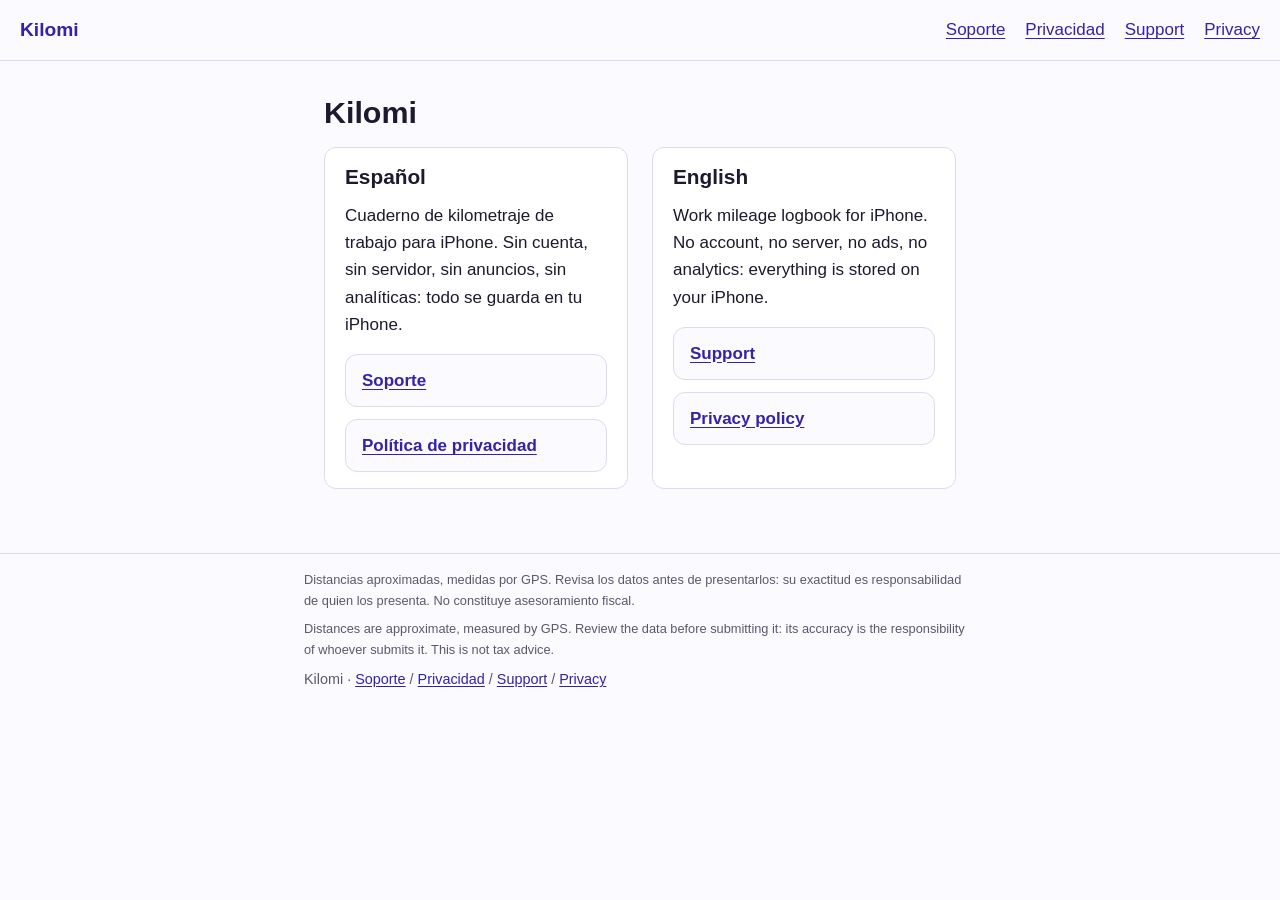
<file: index.html>
<!DOCTYPE html>
<html lang="es">
<head>
<meta charset="utf-8">
<meta name="viewport" content="width=device-width, initial-scale=1">
<meta name="color-scheme" content="light dark">
<meta name="referrer" content="no-referrer">
<meta http-equiv="Content-Security-Policy" content="default-src 'none'; style-src 'self'; img-src 'self' data:; base-uri 'none'; form-action 'none'">
<title>Kilomi · Soporte y privacidad</title>
<meta name="description" content="Kilomi: cuaderno de kilometraje de trabajo para iPhone, sin cuenta ni servidor. Work mileage logbook for iPhone.">
<link rel="icon" href="data:,">
<link rel="stylesheet" href="styles.css">
</head>
<body>
<a class="skip" href="#main">Saltar al contenido / Skip to content</a>
<header class="site-header">
<a class="brand" href="index.html">Kilomi</a>
<nav aria-label="Principal">
<a href="soporte.html">Soporte</a>
<a href="privacidad.html">Privacidad</a>
<a href="support.html" lang="en" hreflang="en">Support</a>
<a href="privacy.html" lang="en" hreflang="en">Privacy</a>
</nav>
</header>
<main id="main">
<h1>Kilomi</h1>
<div class="cover">
<section lang="es">
<h2>Español</h2>
<p>Cuaderno de kilometraje de trabajo para iPhone. Sin cuenta, sin servidor, sin anuncios, sin analíticas: todo se guarda en tu iPhone.</p>
<p class="cards"><a class="card" href="soporte.html">Soporte</a>
<a class="card" href="privacidad.html">Política de privacidad</a></p>
</section>
<section lang="en">
<h2>English</h2>
<p>Work mileage logbook for iPhone. No account, no server, no ads, no analytics: everything is stored on your iPhone.</p>
<p class="cards"><a class="card" href="support.html">Support</a>
<a class="card" href="privacy.html">Privacy policy</a></p>
</section>
</div>
</main>
<footer class="site-footer">
<p class="disclaimer" lang="es">Distancias aproximadas, medidas por GPS. Revisa los datos antes de presentarlos: su exactitud es responsabilidad de quien los presenta. No constituye asesoramiento fiscal.</p>
<p class="disclaimer" lang="en">Distances are approximate, measured by GPS. Review the data before submitting it: its accuracy is the responsibility of whoever submits it. This is not tax advice.</p>
<p>Kilomi · <a href="soporte.html">Soporte</a> / <a href="privacidad.html">Privacidad</a> / <a href="support.html" lang="en" hreflang="en">Support</a> / <a href="privacy.html" lang="en" hreflang="en">Privacy</a></p>
</footer>
</body>
</html>
</file>
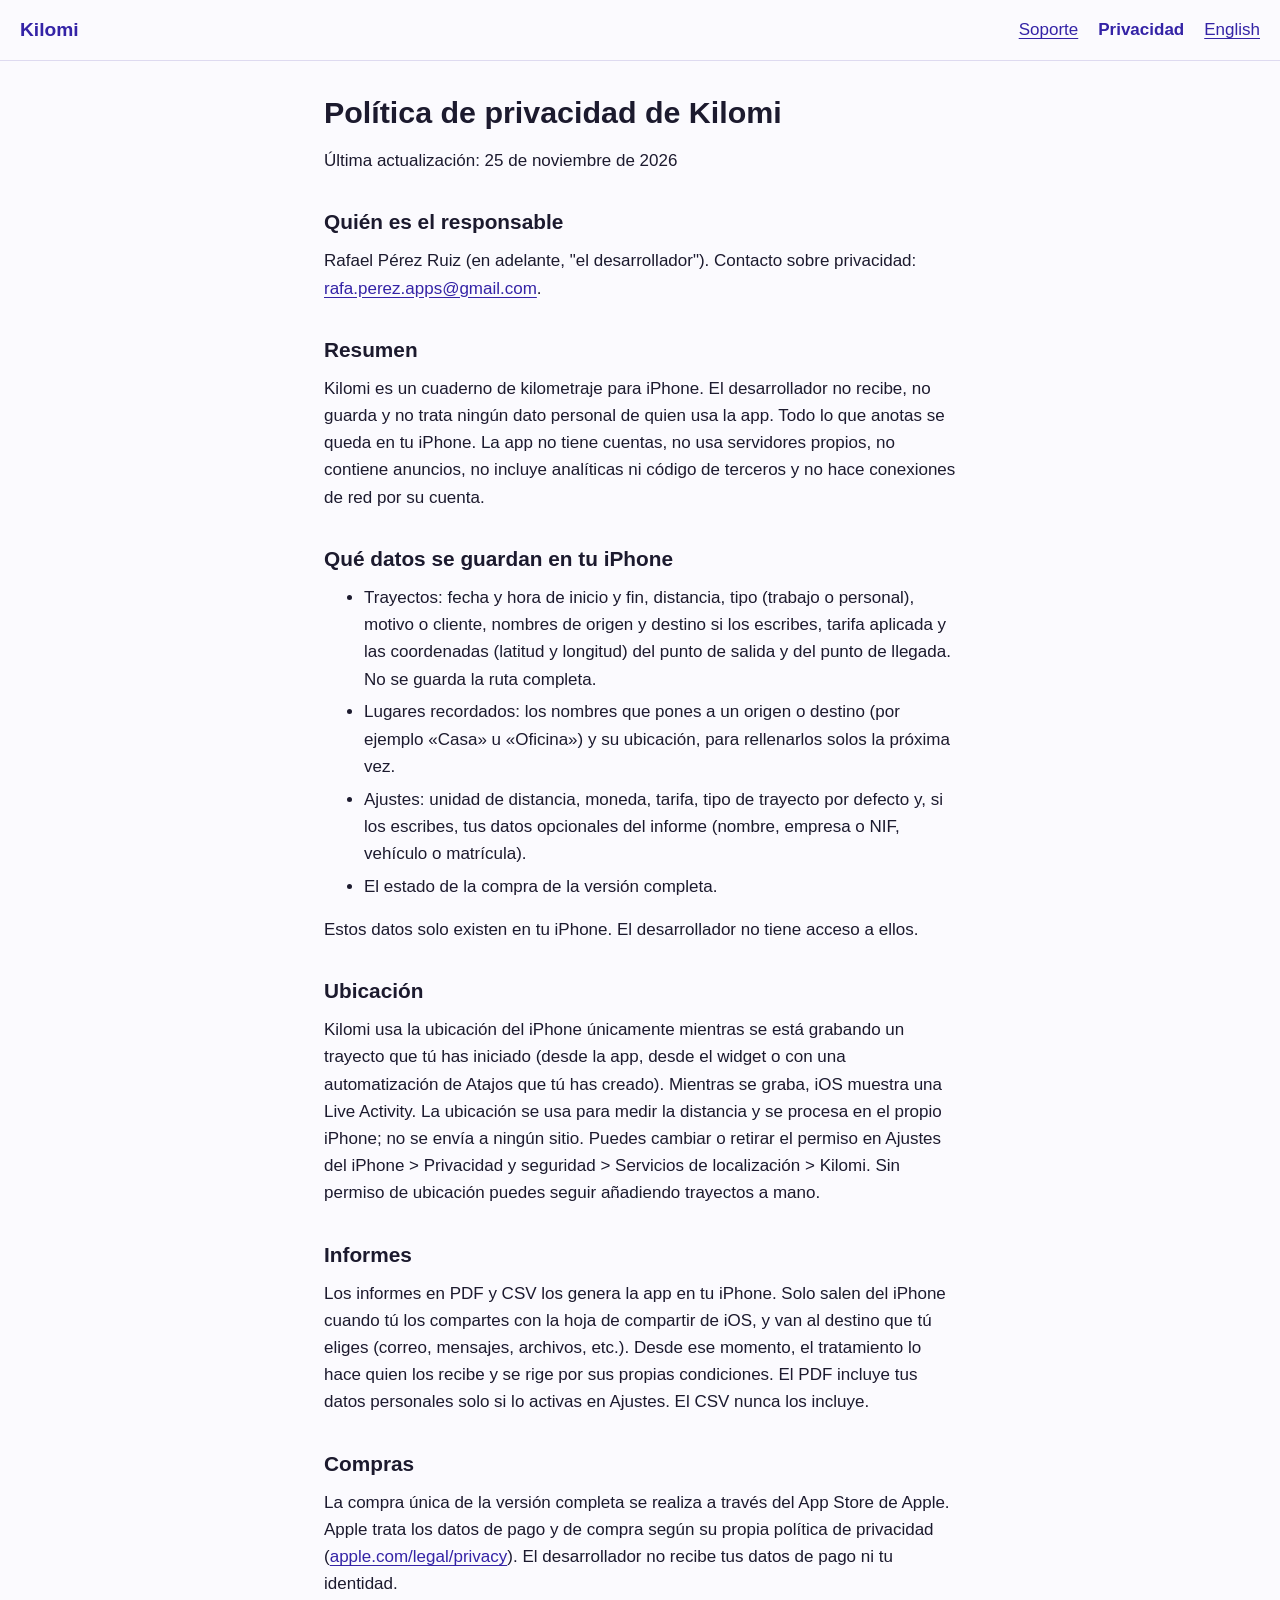
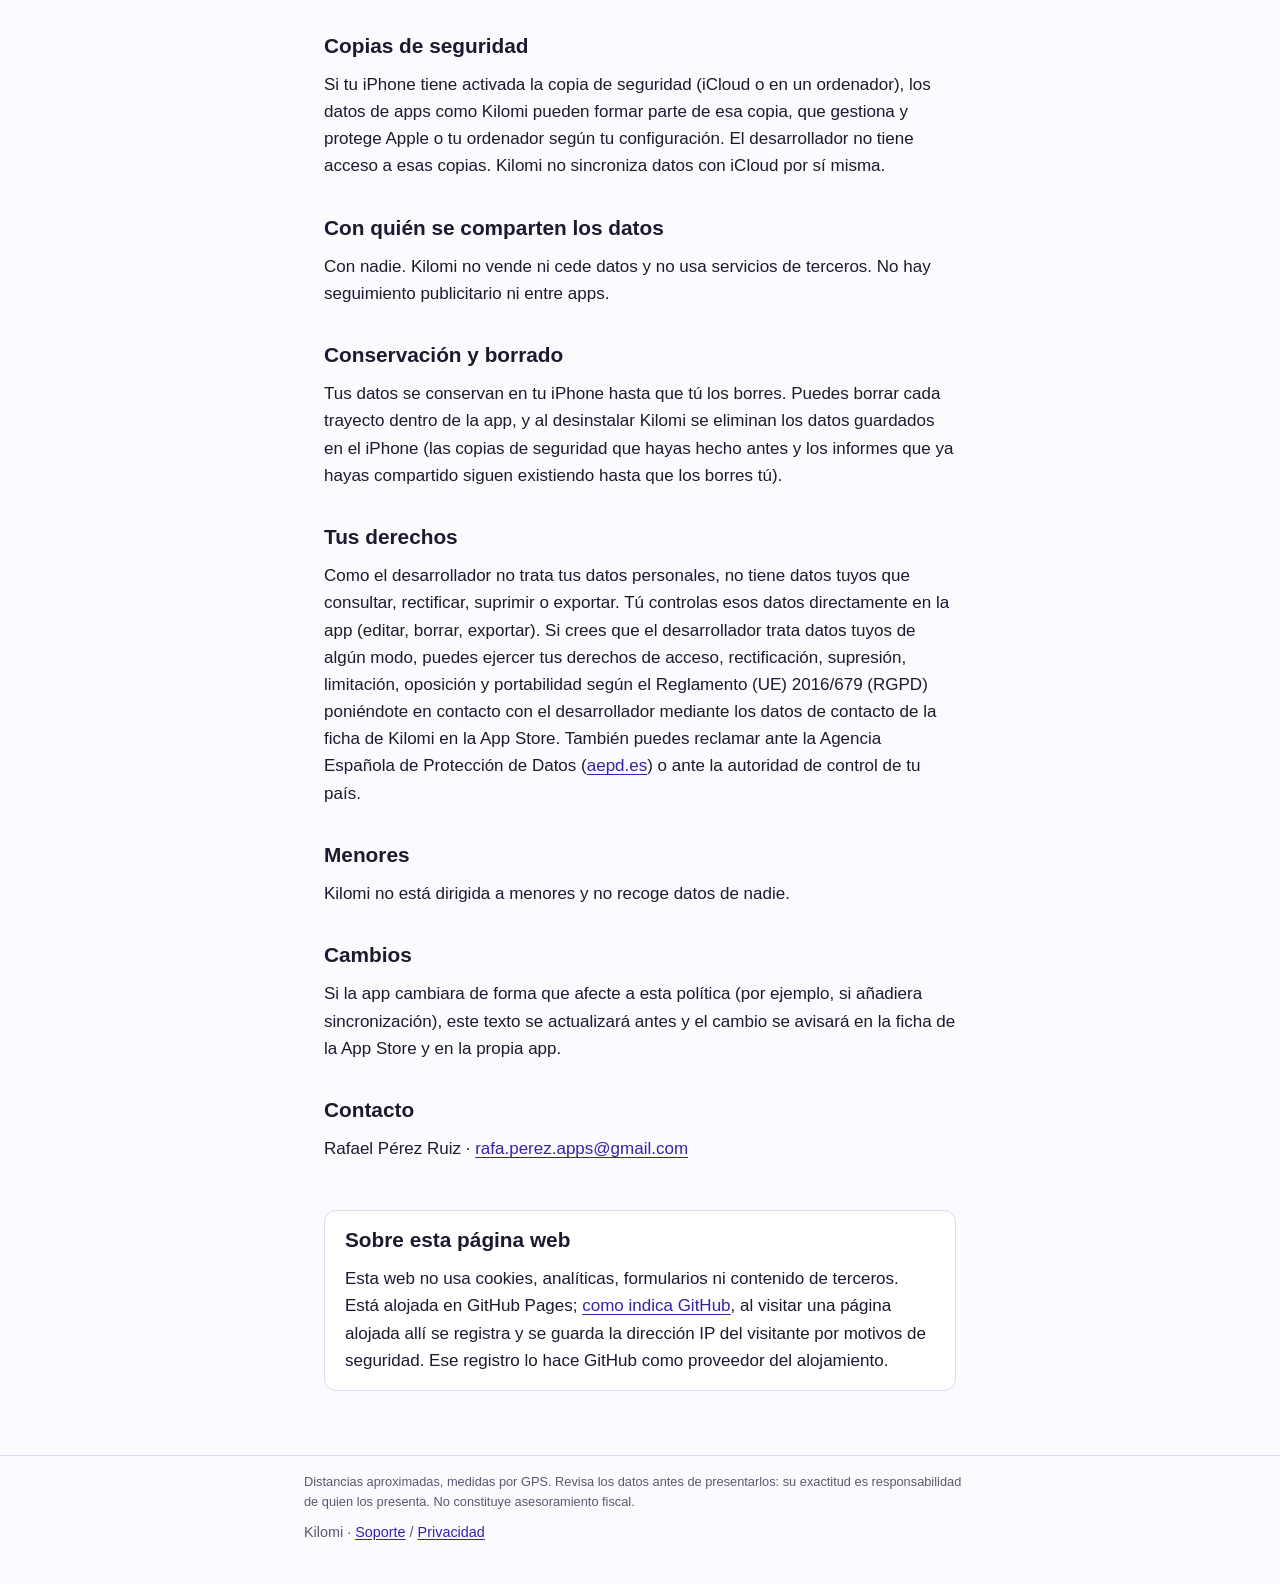
<file: privacidad.html>
<!DOCTYPE html>
<html lang="es">
<head>
<meta charset="utf-8">
<meta name="viewport" content="width=device-width, initial-scale=1">
<meta name="color-scheme" content="light dark">
<meta name="referrer" content="no-referrer">
<meta http-equiv="Content-Security-Policy" content="default-src 'none'; style-src 'self'; img-src 'self' data:; base-uri 'none'; form-action 'none'">
<title>Política de privacidad · Kilomi</title>
<meta name="description" content="Política de privacidad de Kilomi, cuaderno de kilometraje de trabajo para iPhone.">
<link rel="icon" href="data:,">
<link rel="stylesheet" href="styles.css">
<link rel="alternate" hreflang="es" href="privacidad.html">
<link rel="alternate" hreflang="en" href="privacy.html">
</head>
<body>
<a class="skip" href="#main">Saltar al contenido</a>
<header class="site-header">
<a class="brand" href="index.html">Kilomi</a>
<nav aria-label="Principal">
<a href="soporte.html">Soporte</a>
<a href="privacidad.html" aria-current="page">Privacidad</a>
<a href="privacy.html" lang="en" hreflang="en">English</a>
</nav>
</header>
<main id="main">
<article id="policy">
<h1>Política de privacidad de Kilomi</h1>
<p>Última actualización: 25 de noviembre de 2026</p>
<h2 id="s1">Quién es el responsable</h2>
<p>Rafael Pérez Ruiz (en adelante, "el desarrollador"). Contacto sobre privacidad: <a href="mailto:rafa.perez.apps@gmail.com">rafa.perez.apps@gmail.com</a>.</p>
<h2 id="s2">Resumen</h2>
<p>Kilomi es un cuaderno de kilometraje para iPhone. El desarrollador no recibe, no guarda y no trata ningún dato personal de quien usa la app. Todo lo que anotas se queda en tu iPhone. La app no tiene cuentas, no usa servidores propios, no contiene anuncios, no incluye analíticas ni código de terceros y no hace conexiones de red por su cuenta.</p>
<h2 id="s3">Qué datos se guardan en tu iPhone</h2>
<ul>
<li>Trayectos: fecha y hora de inicio y fin, distancia, tipo (trabajo o personal), motivo o cliente, nombres de origen y destino si los escribes, tarifa aplicada y las coordenadas (latitud y longitud) del punto de salida y del punto de llegada. No se guarda la ruta completa.</li>
<li>Lugares recordados: los nombres que pones a un origen o destino (por ejemplo «Casa» u «Oficina») y su ubicación, para rellenarlos solos la próxima vez.</li>
<li>Ajustes: unidad de distancia, moneda, tarifa, tipo de trayecto por defecto y, si los escribes, tus datos opcionales del informe (nombre, empresa o NIF, vehículo o matrícula).</li>
<li>El estado de la compra de la versión completa.</li>
</ul>
<p>Estos datos solo existen en tu iPhone. El desarrollador no tiene acceso a ellos.</p>
<h2 id="s4">Ubicación</h2>
<p>Kilomi usa la ubicación del iPhone únicamente mientras se está grabando un trayecto que tú has iniciado (desde la app, desde el widget o con una automatización de Atajos que tú has creado). Mientras se graba, iOS muestra una Live Activity. La ubicación se usa para medir la distancia y se procesa en el propio iPhone; no se envía a ningún sitio. Puedes cambiar o retirar el permiso en Ajustes del iPhone &gt; Privacidad y seguridad &gt; Servicios de localización &gt; Kilomi. Sin permiso de ubicación puedes seguir añadiendo trayectos a mano.</p>
<h2 id="s5">Informes</h2>
<p>Los informes en PDF y CSV los genera la app en tu iPhone. Solo salen del iPhone cuando tú los compartes con la hoja de compartir de iOS, y van al destino que tú eliges (correo, mensajes, archivos, etc.). Desde ese momento, el tratamiento lo hace quien los recibe y se rige por sus propias condiciones. El PDF incluye tus datos personales solo si lo activas en Ajustes. El CSV nunca los incluye.</p>
<h2 id="s6">Compras</h2>
<p>La compra única de la versión completa se realiza a través del App Store de Apple. Apple trata los datos de pago y de compra según su propia política de privacidad (<a href="https://www.apple.com/legal/privacy/" rel="noopener noreferrer">apple.com/legal/privacy</a>). El desarrollador no recibe tus datos de pago ni tu identidad.</p>
<h2 id="s7">Copias de seguridad</h2>
<p>Si tu iPhone tiene activada la copia de seguridad (iCloud o en un ordenador), los datos de apps como Kilomi pueden formar parte de esa copia, que gestiona y protege Apple o tu ordenador según tu configuración. El desarrollador no tiene acceso a esas copias. Kilomi no sincroniza datos con iCloud por sí misma.</p>
<h2 id="s8">Con quién se comparten los datos</h2>
<p>Con nadie. Kilomi no vende ni cede datos y no usa servicios de terceros. No hay seguimiento publicitario ni entre apps.</p>
<h2 id="s9">Conservación y borrado</h2>
<p>Tus datos se conservan en tu iPhone hasta que tú los borres. Puedes borrar cada trayecto dentro de la app, y al desinstalar Kilomi se eliminan los datos guardados en el iPhone (las copias de seguridad que hayas hecho antes y los informes que ya hayas compartido siguen existiendo hasta que los borres tú).</p>
<h2 id="s10">Tus derechos</h2>
<p>Como el desarrollador no trata tus datos personales, no tiene datos tuyos que consultar, rectificar, suprimir o exportar. Tú controlas esos datos directamente en la app (editar, borrar, exportar). Si crees que el desarrollador trata datos tuyos de algún modo, puedes ejercer tus derechos de acceso, rectificación, supresión, limitación, oposición y portabilidad según el Reglamento (UE) 2016/679 (RGPD) poniéndote en contacto con el desarrollador mediante los datos de contacto de la ficha de Kilomi en la App Store. También puedes reclamar ante la Agencia Española de Protección de Datos (<a href="https://www.aepd.es" rel="noopener noreferrer">aepd.es</a>) o ante la autoridad de control de tu país.</p>
<h2 id="s11">Menores</h2>
<p>Kilomi no está dirigida a menores y no recoge datos de nadie.</p>
<h2 id="s12">Cambios</h2>
<p>Si la app cambiara de forma que afecte a esta política (por ejemplo, si añadiera sincronización), este texto se actualizará antes y el cambio se avisará en la ficha de la App Store y en la propia app.</p>
<h2 id="s13">Contacto</h2>
<p>Rafael Pérez Ruiz · <a href="mailto:rafa.perez.apps@gmail.com">rafa.perez.apps@gmail.com</a></p>
</article>
<aside class="site-note" aria-labelledby="site-note-title">
<h2 id="site-note-title">Sobre esta página web</h2>
<p>Esta web no usa cookies, analíticas, formularios ni contenido de terceros. Está alojada en GitHub Pages; <a href="https://docs.github.com/en/pages/getting-started-with-github-pages/what-is-github-pages" rel="noopener noreferrer">como indica GitHub</a>, al visitar una página alojada allí se registra y se guarda la dirección IP del visitante por motivos de seguridad. Ese registro lo hace GitHub como proveedor del alojamiento.</p>
</aside>
</main>
<footer class="site-footer">
<p class="disclaimer" lang="es">Distancias aproximadas, medidas por GPS. Revisa los datos antes de presentarlos: su exactitud es responsabilidad de quien los presenta. No constituye asesoramiento fiscal.</p>
<p>Kilomi · <a href="soporte.html">Soporte</a> / <a href="privacidad.html">Privacidad</a></p>
</footer>
</body>
</html>
</file>
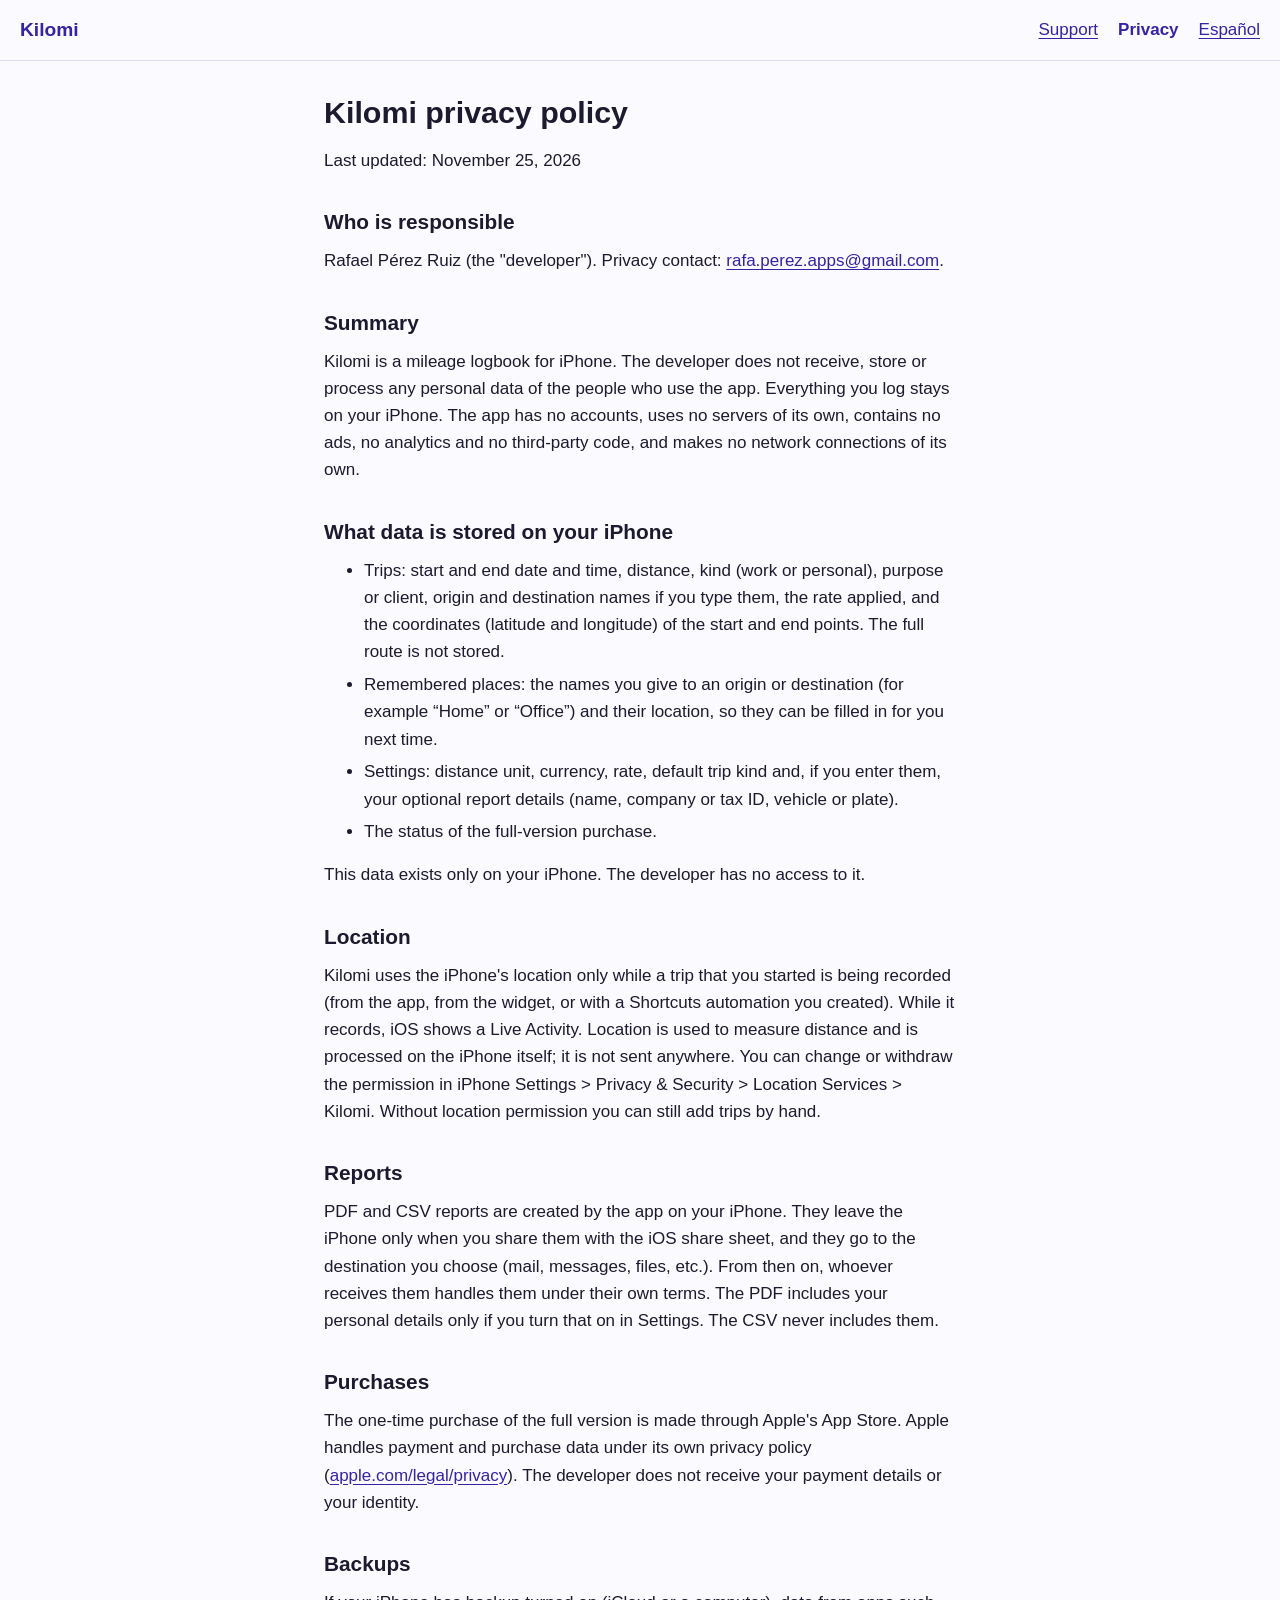
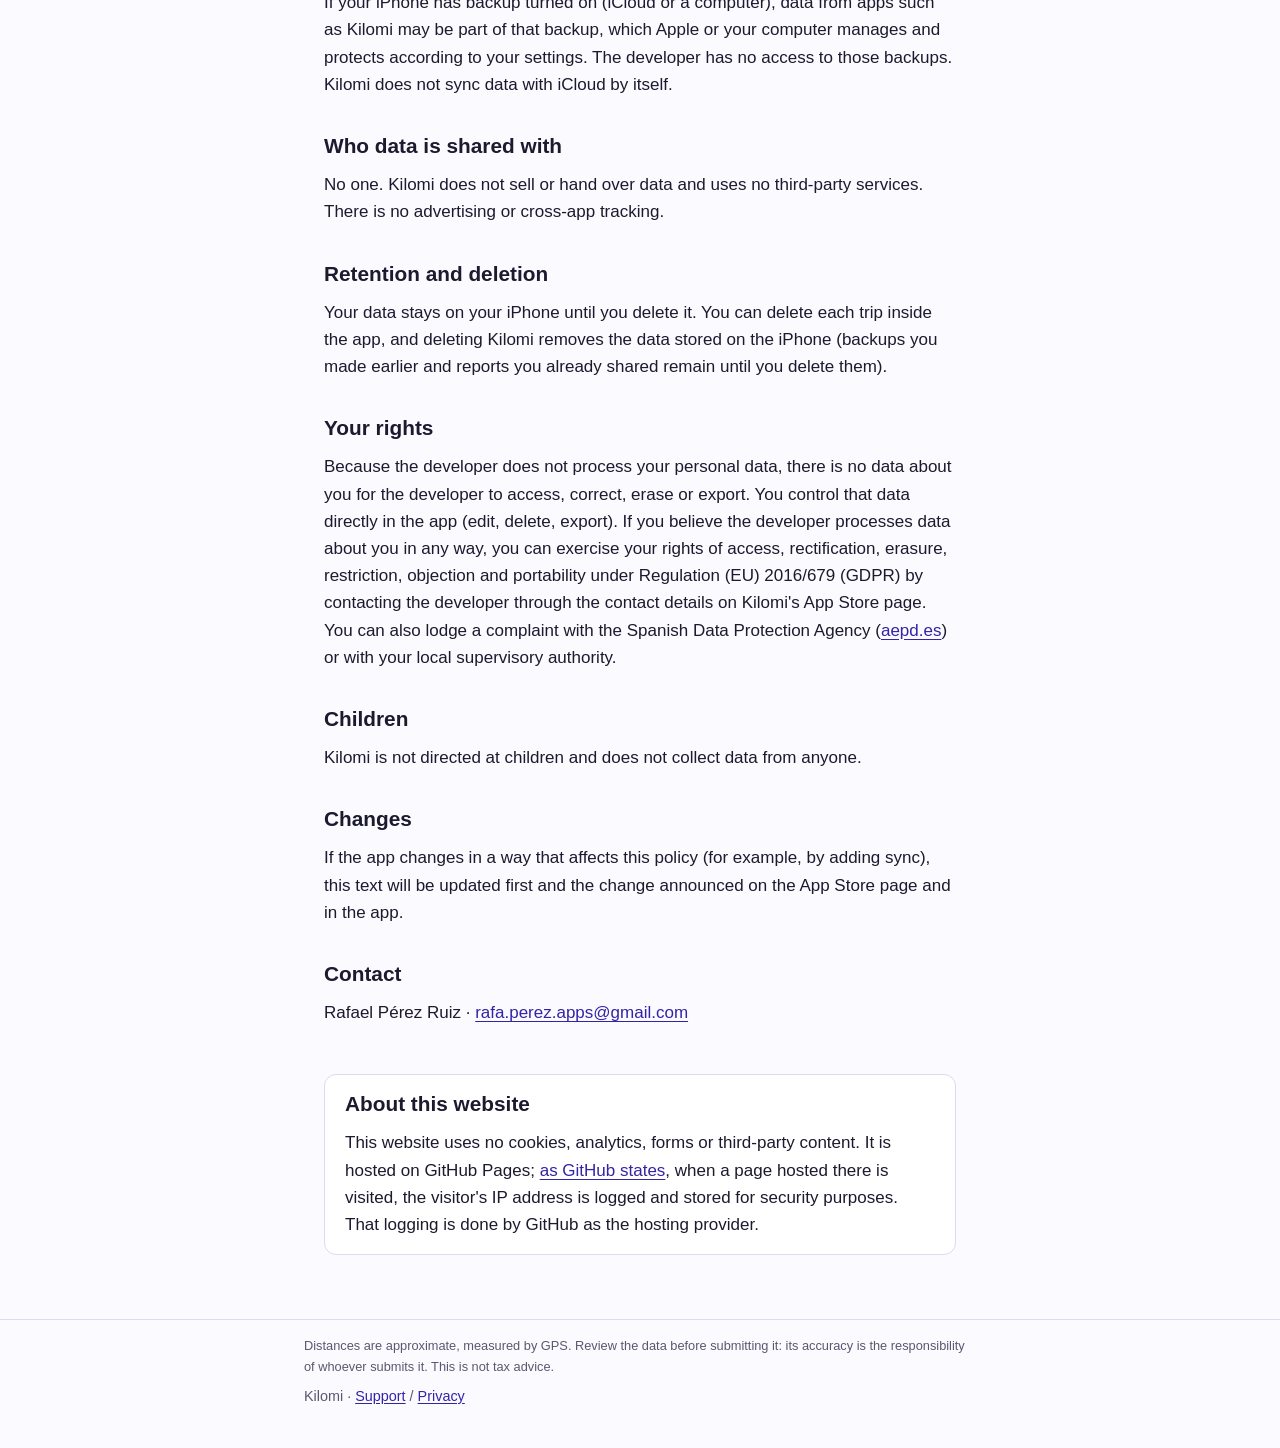
<file: privacy.html>
<!DOCTYPE html>
<html lang="en">
<head>
<meta charset="utf-8">
<meta name="viewport" content="width=device-width, initial-scale=1">
<meta name="color-scheme" content="light dark">
<meta name="referrer" content="no-referrer">
<meta http-equiv="Content-Security-Policy" content="default-src 'none'; style-src 'self'; img-src 'self' data:; base-uri 'none'; form-action 'none'">
<title>Privacy policy · Kilomi</title>
<meta name="description" content="Kilomi privacy policy: work mileage logbook for iPhone.">
<link rel="icon" href="data:,">
<link rel="stylesheet" href="styles.css">
<link rel="alternate" hreflang="es" href="privacidad.html">
<link rel="alternate" hreflang="en" href="privacy.html">
</head>
<body>
<a class="skip" href="#main">Skip to content</a>
<header class="site-header">
<a class="brand" href="index.html">Kilomi</a>
<nav aria-label="Principal">
<a href="support.html">Support</a>
<a href="privacy.html" aria-current="page">Privacy</a>
<a href="privacidad.html" lang="es" hreflang="es">Español</a>
</nav>
</header>
<main id="main">
<article id="policy">
<h1>Kilomi privacy policy</h1>
<p>Last updated: November 25, 2026</p>
<h2 id="s1">Who is responsible</h2>
<p>Rafael Pérez Ruiz (the "developer"). Privacy contact: <a href="mailto:rafa.perez.apps@gmail.com">rafa.perez.apps@gmail.com</a>.</p>
<h2 id="s2">Summary</h2>
<p>Kilomi is a mileage logbook for iPhone. The developer does not receive, store or process any personal data of the people who use the app. Everything you log stays on your iPhone. The app has no accounts, uses no servers of its own, contains no ads, no analytics and no third-party code, and makes no network connections of its own.</p>
<h2 id="s3">What data is stored on your iPhone</h2>
<ul>
<li>Trips: start and end date and time, distance, kind (work or personal), purpose or client, origin and destination names if you type them, the rate applied, and the coordinates (latitude and longitude) of the start and end points. The full route is not stored.</li>
<li>Remembered places: the names you give to an origin or destination (for example “Home” or “Office”) and their location, so they can be filled in for you next time.</li>
<li>Settings: distance unit, currency, rate, default trip kind and, if you enter them, your optional report details (name, company or tax ID, vehicle or plate).</li>
<li>The status of the full-version purchase.</li>
</ul>
<p>This data exists only on your iPhone. The developer has no access to it.</p>
<h2 id="s4">Location</h2>
<p>Kilomi uses the iPhone's location only while a trip that you started is being recorded (from the app, from the widget, or with a Shortcuts automation you created). While it records, iOS shows a Live Activity. Location is used to measure distance and is processed on the iPhone itself; it is not sent anywhere. You can change or withdraw the permission in iPhone Settings &gt; Privacy &amp; Security &gt; Location Services &gt; Kilomi. Without location permission you can still add trips by hand.</p>
<h2 id="s5">Reports</h2>
<p>PDF and CSV reports are created by the app on your iPhone. They leave the iPhone only when you share them with the iOS share sheet, and they go to the destination you choose (mail, messages, files, etc.). From then on, whoever receives them handles them under their own terms. The PDF includes your personal details only if you turn that on in Settings. The CSV never includes them.</p>
<h2 id="s6">Purchases</h2>
<p>The one-time purchase of the full version is made through Apple's App Store. Apple handles payment and purchase data under its own privacy policy (<a href="https://www.apple.com/legal/privacy/" rel="noopener noreferrer">apple.com/legal/privacy</a>). The developer does not receive your payment details or your identity.</p>
<h2 id="s7">Backups</h2>
<p>If your iPhone has backup turned on (iCloud or a computer), data from apps such as Kilomi may be part of that backup, which Apple or your computer manages and protects according to your settings. The developer has no access to those backups. Kilomi does not sync data with iCloud by itself.</p>
<h2 id="s8">Who data is shared with</h2>
<p>No one. Kilomi does not sell or hand over data and uses no third-party services. There is no advertising or cross-app tracking.</p>
<h2 id="s9">Retention and deletion</h2>
<p>Your data stays on your iPhone until you delete it. You can delete each trip inside the app, and deleting Kilomi removes the data stored on the iPhone (backups you made earlier and reports you already shared remain until you delete them).</p>
<h2 id="s10">Your rights</h2>
<p>Because the developer does not process your personal data, there is no data about you for the developer to access, correct, erase or export. You control that data directly in the app (edit, delete, export). If you believe the developer processes data about you in any way, you can exercise your rights of access, rectification, erasure, restriction, objection and portability under Regulation (EU) 2016/679 (GDPR) by contacting the developer through the contact details on Kilomi's App Store page. You can also lodge a complaint with the Spanish Data Protection Agency (<a href="https://www.aepd.es" rel="noopener noreferrer">aepd.es</a>) or with your local supervisory authority.</p>
<h2 id="s11">Children</h2>
<p>Kilomi is not directed at children and does not collect data from anyone.</p>
<h2 id="s12">Changes</h2>
<p>If the app changes in a way that affects this policy (for example, by adding sync), this text will be updated first and the change announced on the App Store page and in the app.</p>
<h2 id="s13">Contact</h2>
<p>Rafael Pérez Ruiz · <a href="mailto:rafa.perez.apps@gmail.com">rafa.perez.apps@gmail.com</a></p>
</article>
<aside class="site-note" aria-labelledby="site-note-title">
<h2 id="site-note-title">About this website</h2>
<p>This website uses no cookies, analytics, forms or third-party content. It is hosted on GitHub Pages; <a href="https://docs.github.com/en/pages/getting-started-with-github-pages/what-is-github-pages" rel="noopener noreferrer">as GitHub states</a>, when a page hosted there is visited, the visitor's IP address is logged and stored for security purposes. That logging is done by GitHub as the hosting provider.</p>
</aside>
</main>
<footer class="site-footer">
<p class="disclaimer" lang="en">Distances are approximate, measured by GPS. Review the data before submitting it: its accuracy is the responsibility of whoever submits it. This is not tax advice.</p>
<p>Kilomi · <a href="support.html">Support</a> / <a href="privacy.html">Privacy</a></p>
</footer>
</body>
</html>
</file>
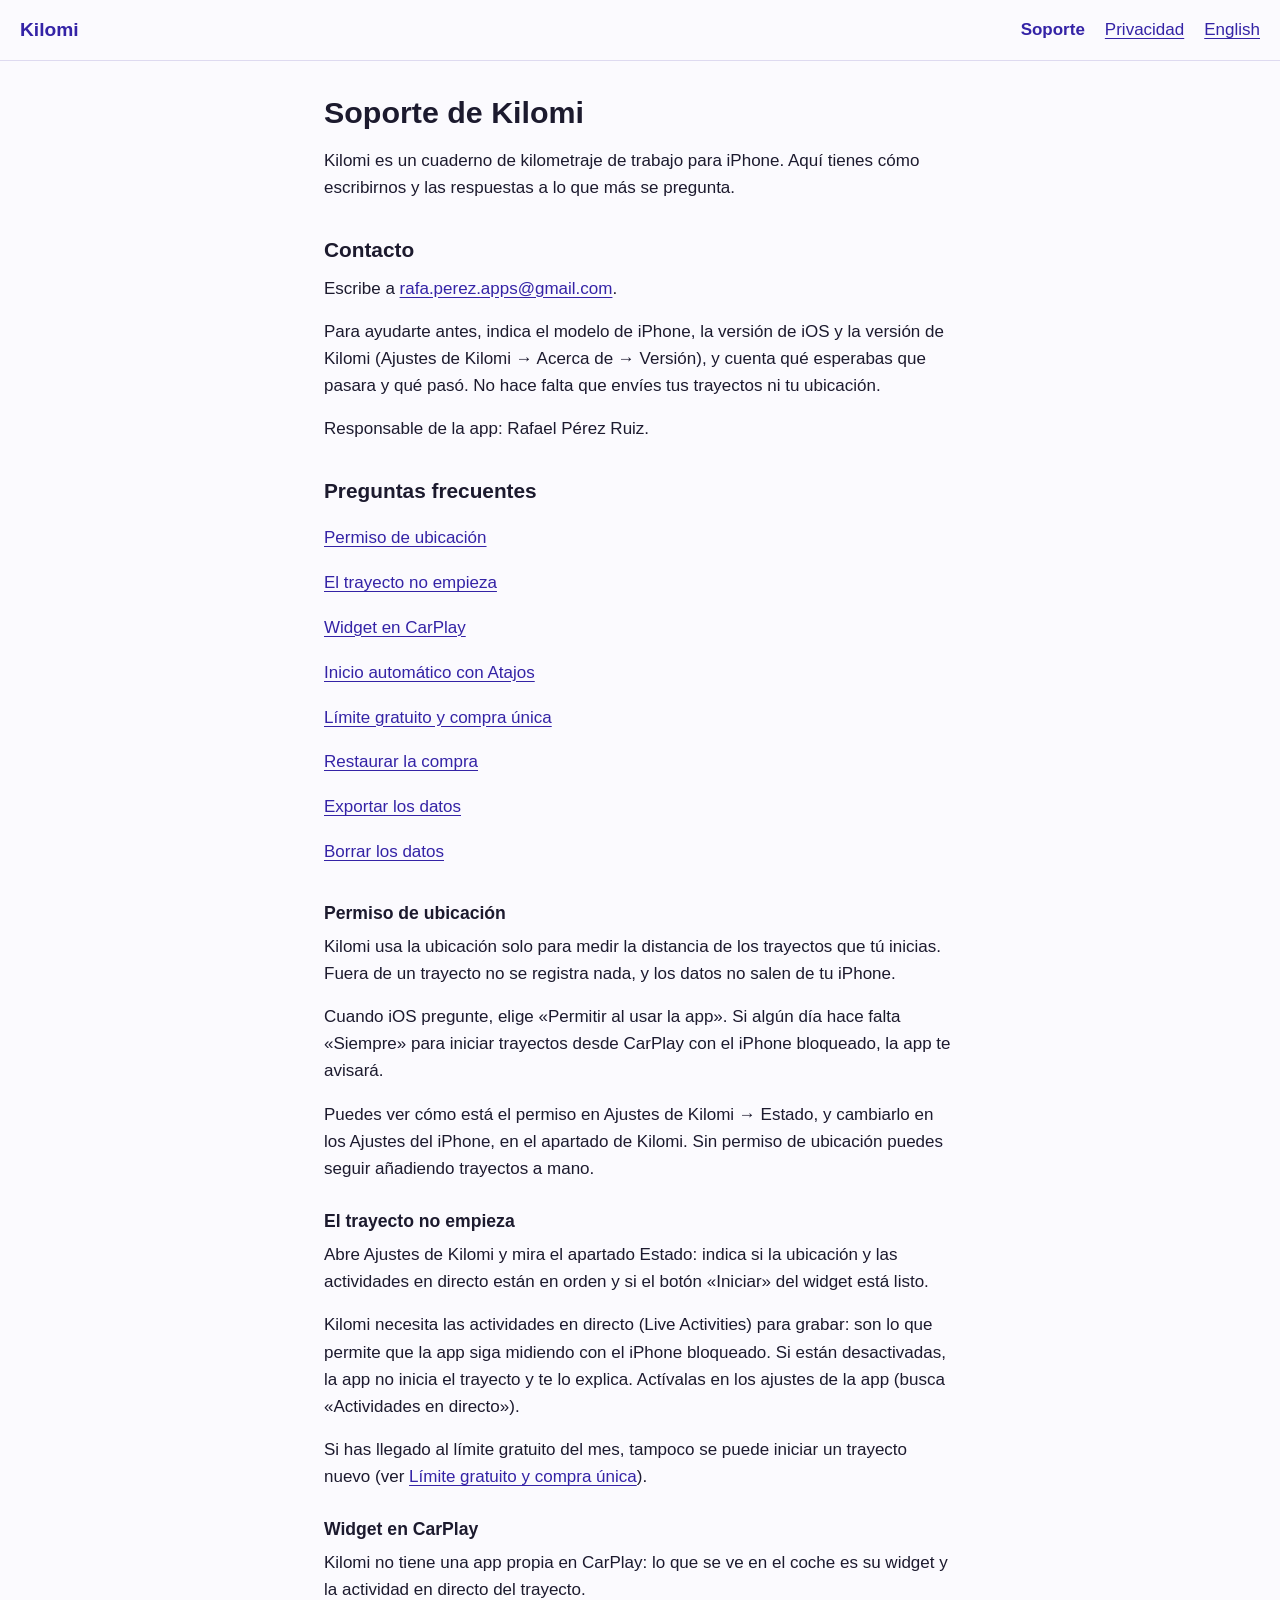
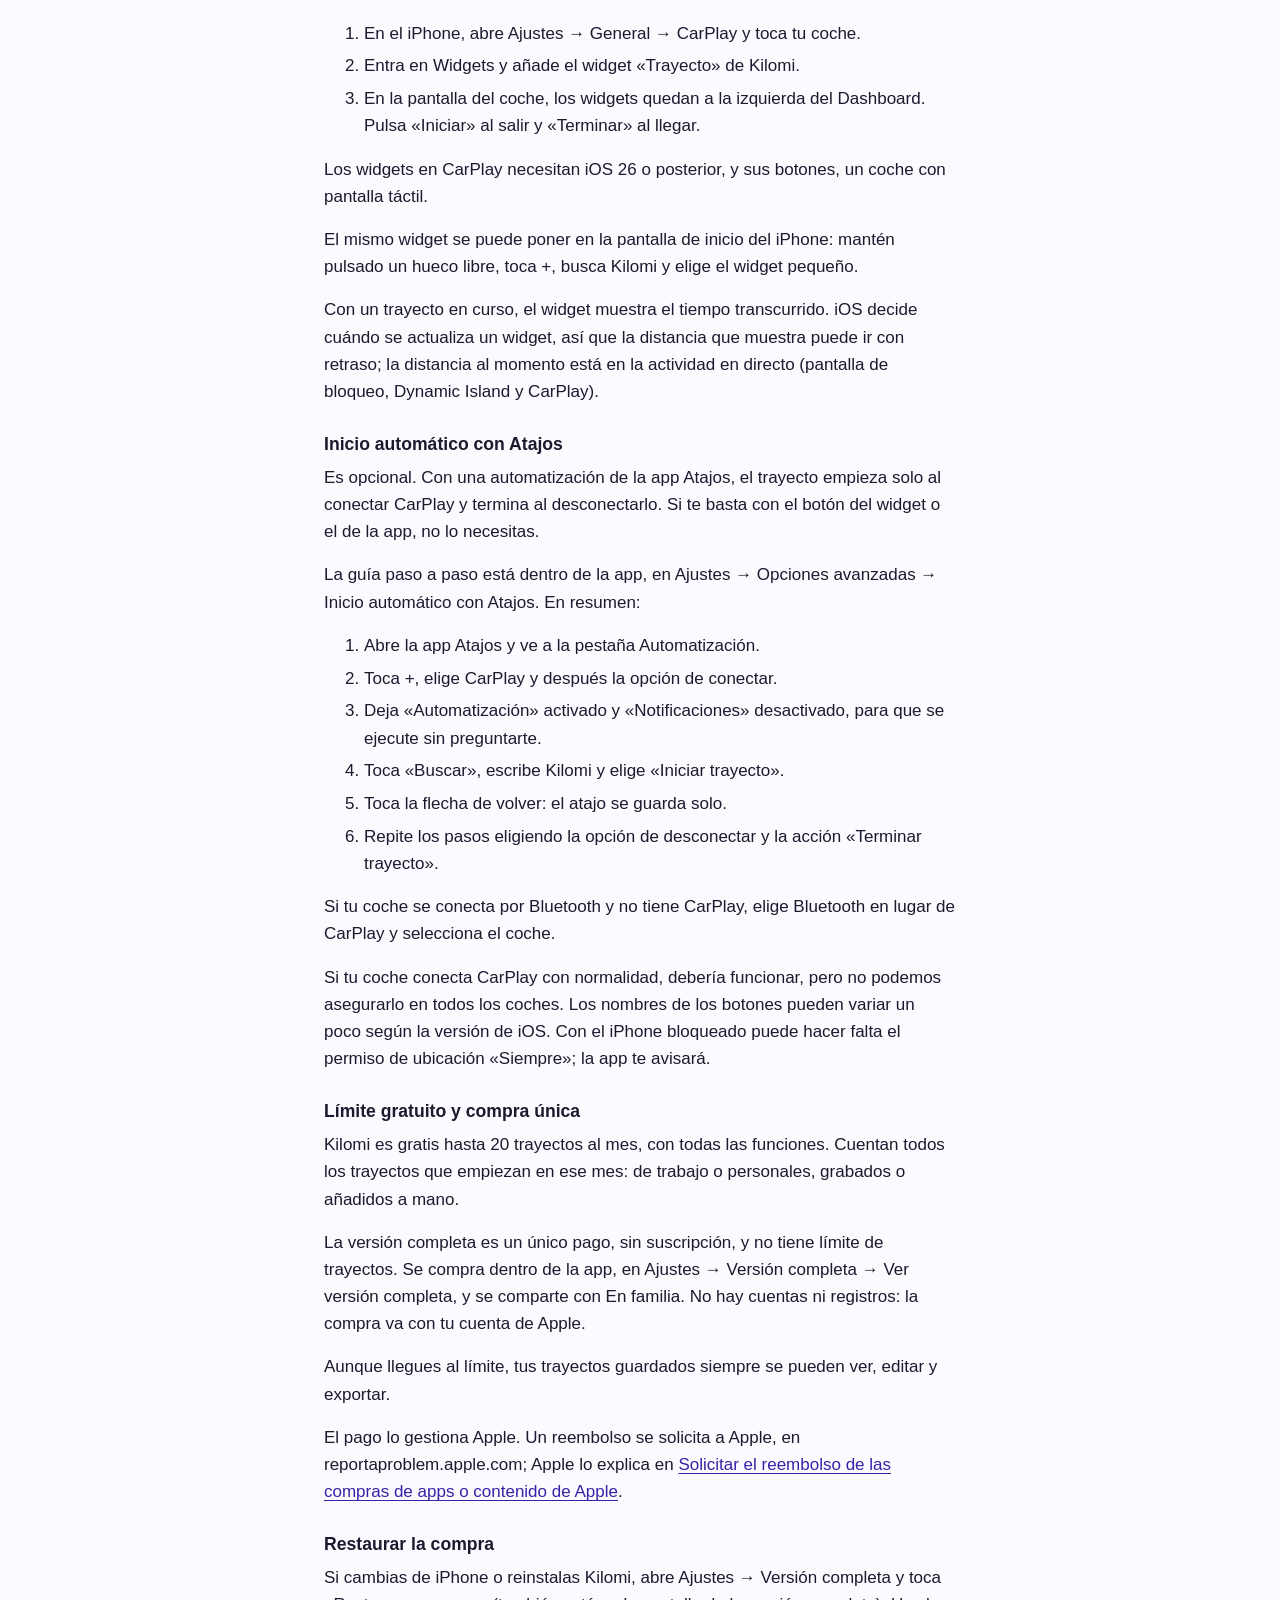
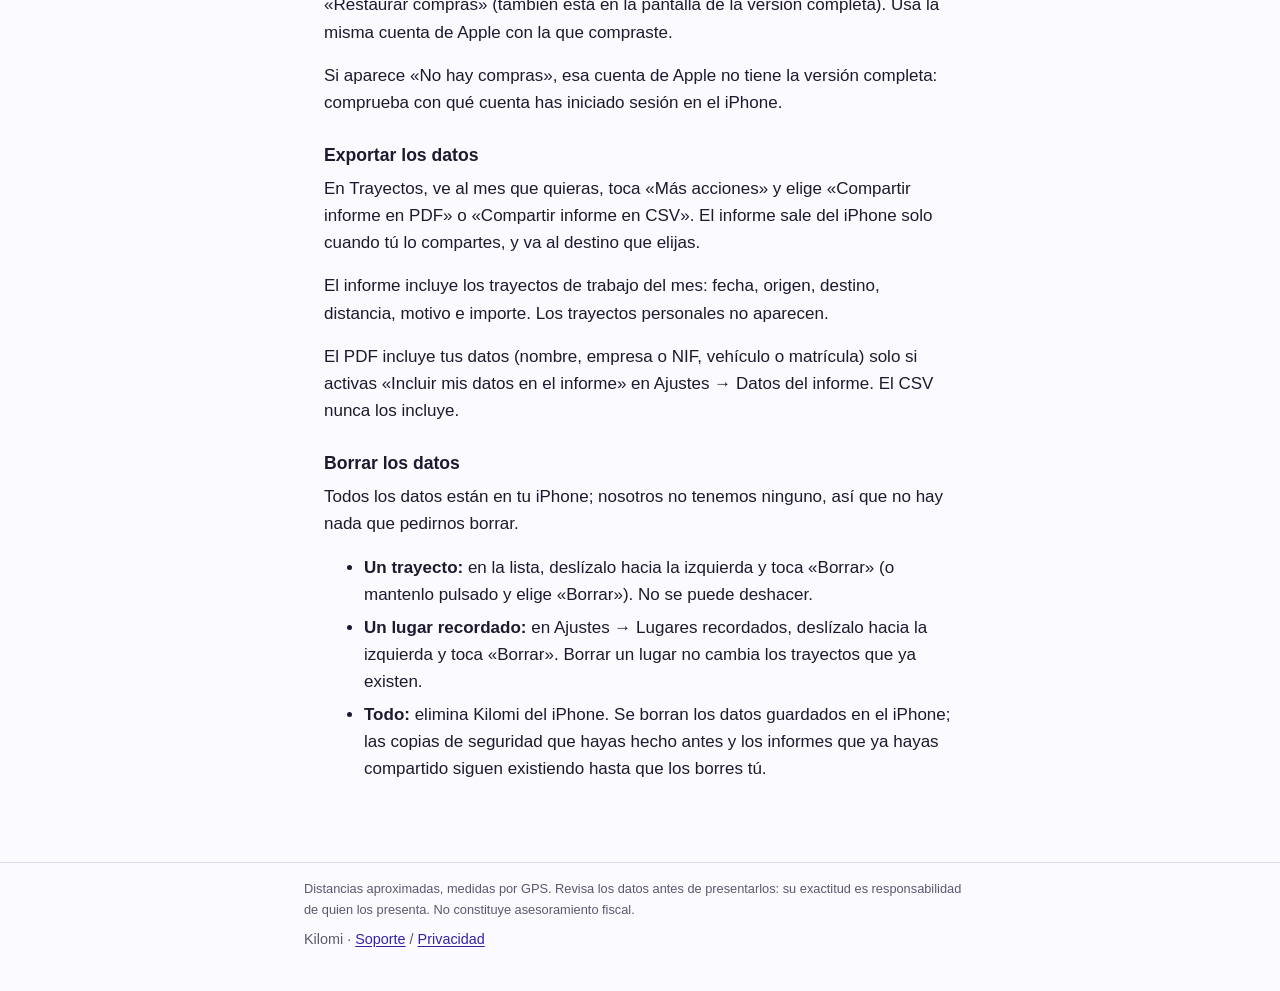
<file: soporte.html>
<!DOCTYPE html>
<html lang="es">
<head>
<meta charset="utf-8">
<meta name="viewport" content="width=device-width, initial-scale=1">
<meta name="color-scheme" content="light dark">
<meta name="referrer" content="no-referrer">
<meta http-equiv="Content-Security-Policy" content="default-src 'none'; style-src 'self'; img-src 'self' data:; base-uri 'none'; form-action 'none'">
<title>Soporte · Kilomi</title>
<meta name="description" content="Soporte de Kilomi: contacto y preguntas frecuentes sobre ubicación, CarPlay, Atajos, compra y datos.">
<link rel="icon" href="data:,">
<link rel="stylesheet" href="styles.css">
<link rel="alternate" hreflang="es" href="soporte.html">
<link rel="alternate" hreflang="en" href="support.html">
</head>
<body>
<a class="skip" href="#main">Saltar al contenido</a>
<header class="site-header">
<a class="brand" href="index.html">Kilomi</a>
<nav aria-label="Principal">
<a href="soporte.html" aria-current="page">Soporte</a>
<a href="privacidad.html">Privacidad</a>
<a href="support.html" lang="en" hreflang="en">English</a>
</nav>
</header>
<main id="main">
<h1>Soporte de Kilomi</h1>
<p>Kilomi es un cuaderno de kilometraje de trabajo para iPhone. Aquí tienes cómo escribirnos y las respuestas a lo que más se pregunta.</p>
<h2 id="contacto">Contacto</h2>
<p>Escribe a <a href="mailto:rafa.perez.apps@gmail.com">rafa.perez.apps@gmail.com</a>.</p>
<p>Para ayudarte antes, indica el modelo de iPhone, la versión de iOS y la versión de Kilomi (Ajustes de Kilomi → Acerca de → Versión), y cuenta qué esperabas que pasara y qué pasó. No hace falta que envíes tus trayectos ni tu ubicación.</p>
<p>Responsable de la app: Rafael Pérez Ruiz.</p>
<h2 id="preguntas">Preguntas frecuentes</h2>
<nav aria-label="Preguntas frecuentes">
<ul>
<li><a href="#ubicacion">Permiso de ubicación</a></li>
<li><a href="#no-empieza">El trayecto no empieza</a></li>
<li><a href="#carplay">Widget en CarPlay</a></li>
<li><a href="#atajos">Inicio automático con Atajos</a></li>
<li><a href="#limite">Límite gratuito y compra única</a></li>
<li><a href="#restaurar">Restaurar la compra</a></li>
<li><a href="#exportar">Exportar los datos</a></li>
<li><a href="#borrar">Borrar los datos</a></li>
</ul>
</nav>
<h3 id="ubicacion">Permiso de ubicación</h3>
<p>Kilomi usa la ubicación solo para medir la distancia de los trayectos que tú inicias. Fuera de un trayecto no se registra nada, y los datos no salen de tu iPhone.</p>
<p>Cuando iOS pregunte, elige «Permitir al usar la app». Si algún día hace falta «Siempre» para iniciar trayectos desde CarPlay con el iPhone bloqueado, la app te avisará.</p>
<p>Puedes ver cómo está el permiso en Ajustes de Kilomi → Estado, y cambiarlo en los Ajustes del iPhone, en el apartado de Kilomi. Sin permiso de ubicación puedes seguir añadiendo trayectos a mano.</p>
<h3 id="no-empieza">El trayecto no empieza</h3>
<p>Abre Ajustes de Kilomi y mira el apartado Estado: indica si la ubicación y las actividades en directo están en orden y si el botón «Iniciar» del widget está listo.</p>
<p>Kilomi necesita las actividades en directo (Live Activities) para grabar: son lo que permite que la app siga midiendo con el iPhone bloqueado. Si están desactivadas, la app no inicia el trayecto y te lo explica. Actívalas en los ajustes de la app (busca «Actividades en directo»).</p>
<p>Si has llegado al límite gratuito del mes, tampoco se puede iniciar un trayecto nuevo (ver <a href="#limite">Límite gratuito y compra única</a>).</p>
<h3 id="carplay">Widget en CarPlay</h3>
<p>Kilomi no tiene una app propia en CarPlay: lo que se ve en el coche es su widget y la actividad en directo del trayecto.</p>
<ol>
<li>En el iPhone, abre Ajustes → General → CarPlay y toca tu coche.</li>
<li>Entra en Widgets y añade el widget «Trayecto» de Kilomi.</li>
<li>En la pantalla del coche, los widgets quedan a la izquierda del Dashboard. Pulsa «Iniciar» al salir y «Terminar» al llegar.</li>
</ol>
<p>Los widgets en CarPlay necesitan iOS 26 o posterior, y sus botones, un coche con pantalla táctil.</p>
<p>El mismo widget se puede poner en la pantalla de inicio del iPhone: mantén pulsado un hueco libre, toca +, busca Kilomi y elige el widget pequeño.</p>
<p>Con un trayecto en curso, el widget muestra el tiempo transcurrido. iOS decide cuándo se actualiza un widget, así que la distancia que muestra puede ir con retraso; la distancia al momento está en la actividad en directo (pantalla de bloqueo, Dynamic Island y CarPlay).</p>
<h3 id="atajos">Inicio automático con Atajos</h3>
<p>Es opcional. Con una automatización de la app Atajos, el trayecto empieza solo al conectar CarPlay y termina al desconectarlo. Si te basta con el botón del widget o el de la app, no lo necesitas.</p>
<p>La guía paso a paso está dentro de la app, en Ajustes → Opciones avanzadas → Inicio automático con Atajos. En resumen:</p>
<ol>
<li>Abre la app Atajos y ve a la pestaña Automatización.</li>
<li>Toca +, elige CarPlay y después la opción de conectar.</li>
<li>Deja «Automatización» activado y «Notificaciones» desactivado, para que se ejecute sin preguntarte.</li>
<li>Toca «Buscar», escribe Kilomi y elige «Iniciar trayecto».</li>
<li>Toca la flecha de volver: el atajo se guarda solo.</li>
<li>Repite los pasos eligiendo la opción de desconectar y la acción «Terminar trayecto».</li>
</ol>
<p>Si tu coche se conecta por Bluetooth y no tiene CarPlay, elige Bluetooth en lugar de CarPlay y selecciona el coche.</p>
<p>Si tu coche conecta CarPlay con normalidad, debería funcionar, pero no podemos asegurarlo en todos los coches. Los nombres de los botones pueden variar un poco según la versión de iOS. Con el iPhone bloqueado puede hacer falta el permiso de ubicación «Siempre»; la app te avisará.</p>
<h3 id="limite">Límite gratuito y compra única</h3>
<p>Kilomi es gratis hasta 20 trayectos al mes, con todas las funciones. Cuentan todos los trayectos que empiezan en ese mes: de trabajo o personales, grabados o añadidos a mano.</p>
<p>La versión completa es un único pago, sin suscripción, y no tiene límite de trayectos. Se compra dentro de la app, en Ajustes → Versión completa → Ver versión completa, y se comparte con En familia. No hay cuentas ni registros: la compra va con tu cuenta de Apple.</p>
<p>Aunque llegues al límite, tus trayectos guardados siempre se pueden ver, editar y exportar.</p>
<p>El pago lo gestiona Apple. Un reembolso se solicita a Apple, en reportaproblem.apple.com; Apple lo explica en <a href="https://support.apple.com/es-es/118223" rel="noopener noreferrer">Solicitar el reembolso de las compras de apps o contenido de Apple</a>.</p>
<h3 id="restaurar">Restaurar la compra</h3>
<p>Si cambias de iPhone o reinstalas Kilomi, abre Ajustes → Versión completa y toca «Restaurar compras» (también está en la pantalla de la versión completa). Usa la misma cuenta de Apple con la que compraste.</p>
<p>Si aparece «No hay compras», esa cuenta de Apple no tiene la versión completa: comprueba con qué cuenta has iniciado sesión en el iPhone.</p>
<h3 id="exportar">Exportar los datos</h3>
<p>En Trayectos, ve al mes que quieras, toca «Más acciones» y elige «Compartir informe en PDF» o «Compartir informe en CSV». El informe sale del iPhone solo cuando tú lo compartes, y va al destino que elijas.</p>
<p>El informe incluye los trayectos de trabajo del mes: fecha, origen, destino, distancia, motivo e importe. Los trayectos personales no aparecen.</p>
<p>El PDF incluye tus datos (nombre, empresa o NIF, vehículo o matrícula) solo si activas «Incluir mis datos en el informe» en Ajustes → Datos del informe. El CSV nunca los incluye.</p>
<h3 id="borrar">Borrar los datos</h3>
<p>Todos los datos están en tu iPhone; nosotros no tenemos ninguno, así que no hay nada que pedirnos borrar.</p>
<ul>
<li><strong>Un trayecto:</strong> en la lista, deslízalo hacia la izquierda y toca «Borrar» (o mantenlo pulsado y elige «Borrar»). No se puede deshacer.</li>
<li><strong>Un lugar recordado:</strong> en Ajustes → Lugares recordados, deslízalo hacia la izquierda y toca «Borrar». Borrar un lugar no cambia los trayectos que ya existen.</li>
<li><strong>Todo:</strong> elimina Kilomi del iPhone. Se borran los datos guardados en el iPhone; las copias de seguridad que hayas hecho antes y los informes que ya hayas compartido siguen existiendo hasta que los borres tú.</li>
</ul>
</main>
<footer class="site-footer">
<p class="disclaimer" lang="es">Distancias aproximadas, medidas por GPS. Revisa los datos antes de presentarlos: su exactitud es responsabilidad de quien los presenta. No constituye asesoramiento fiscal.</p>
<p>Kilomi · <a href="soporte.html">Soporte</a> / <a href="privacidad.html">Privacidad</a></p>
</footer>
</body>
</html>
</file>
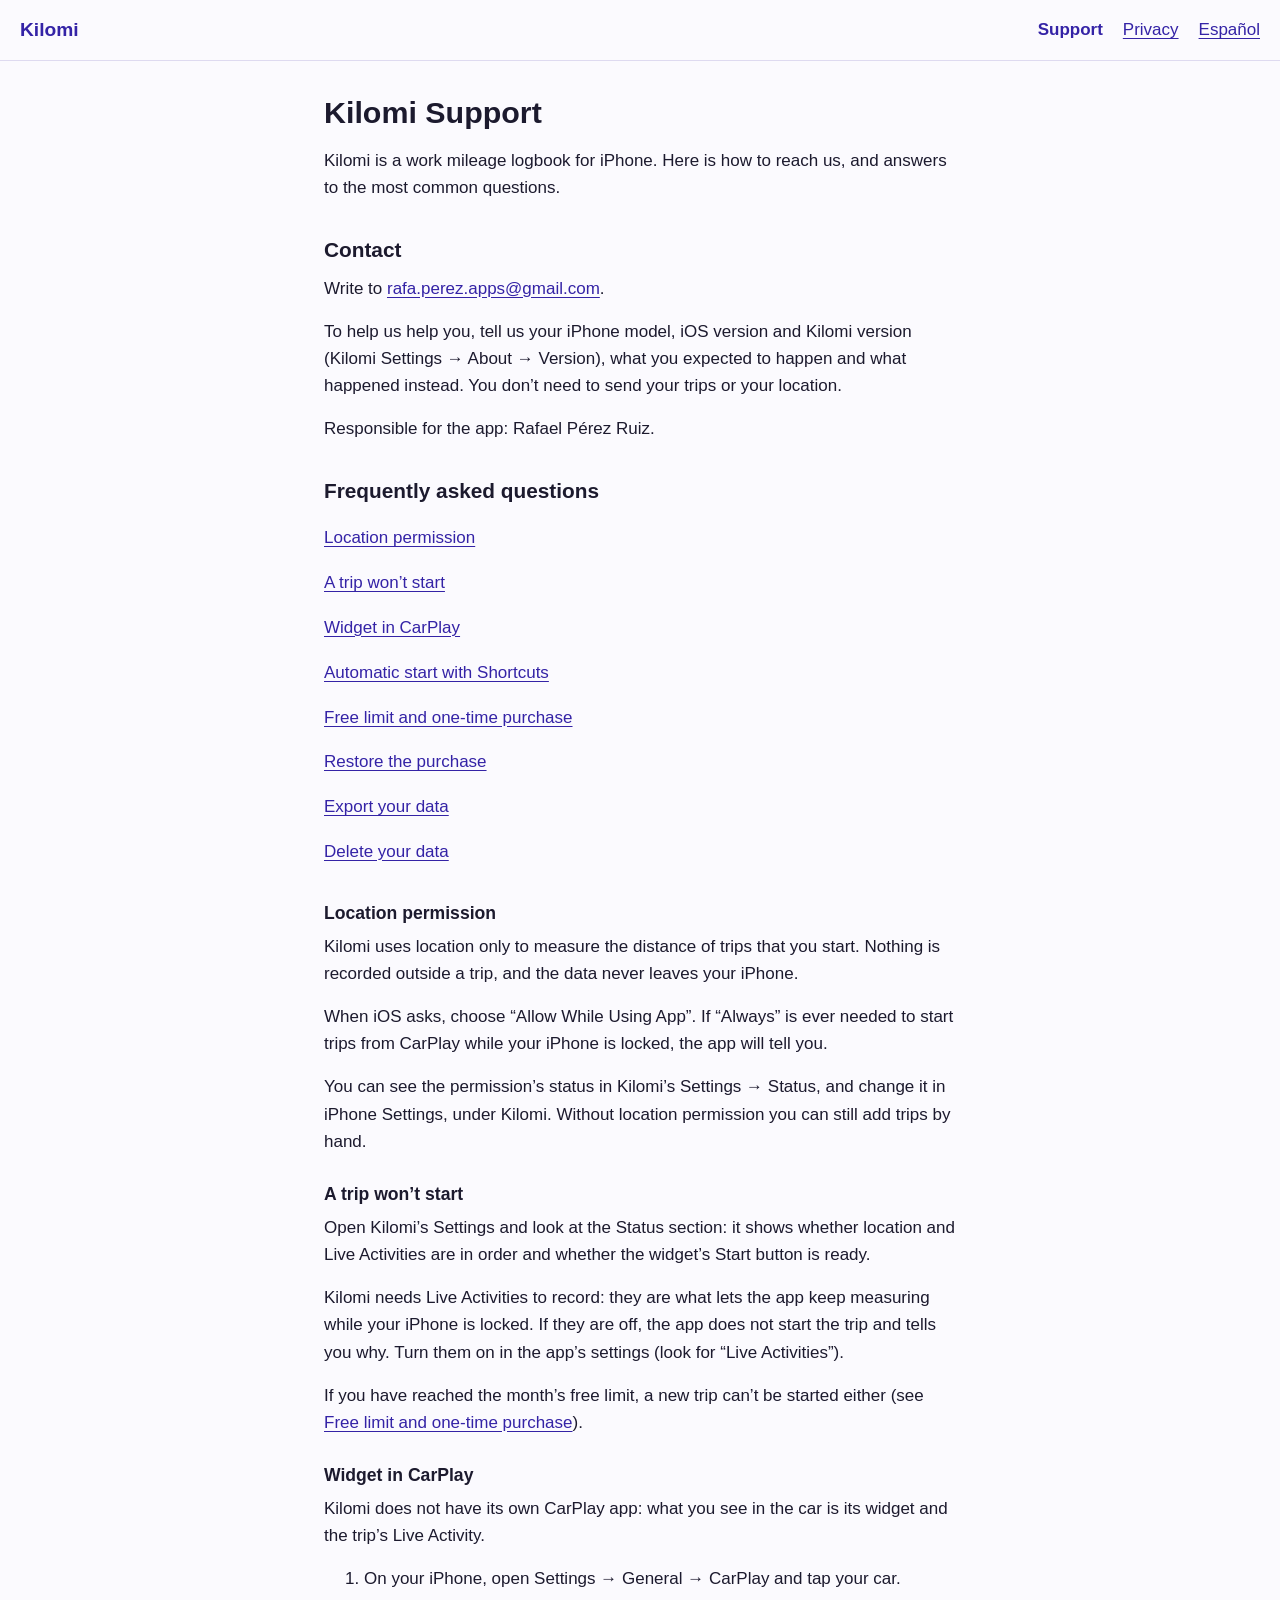
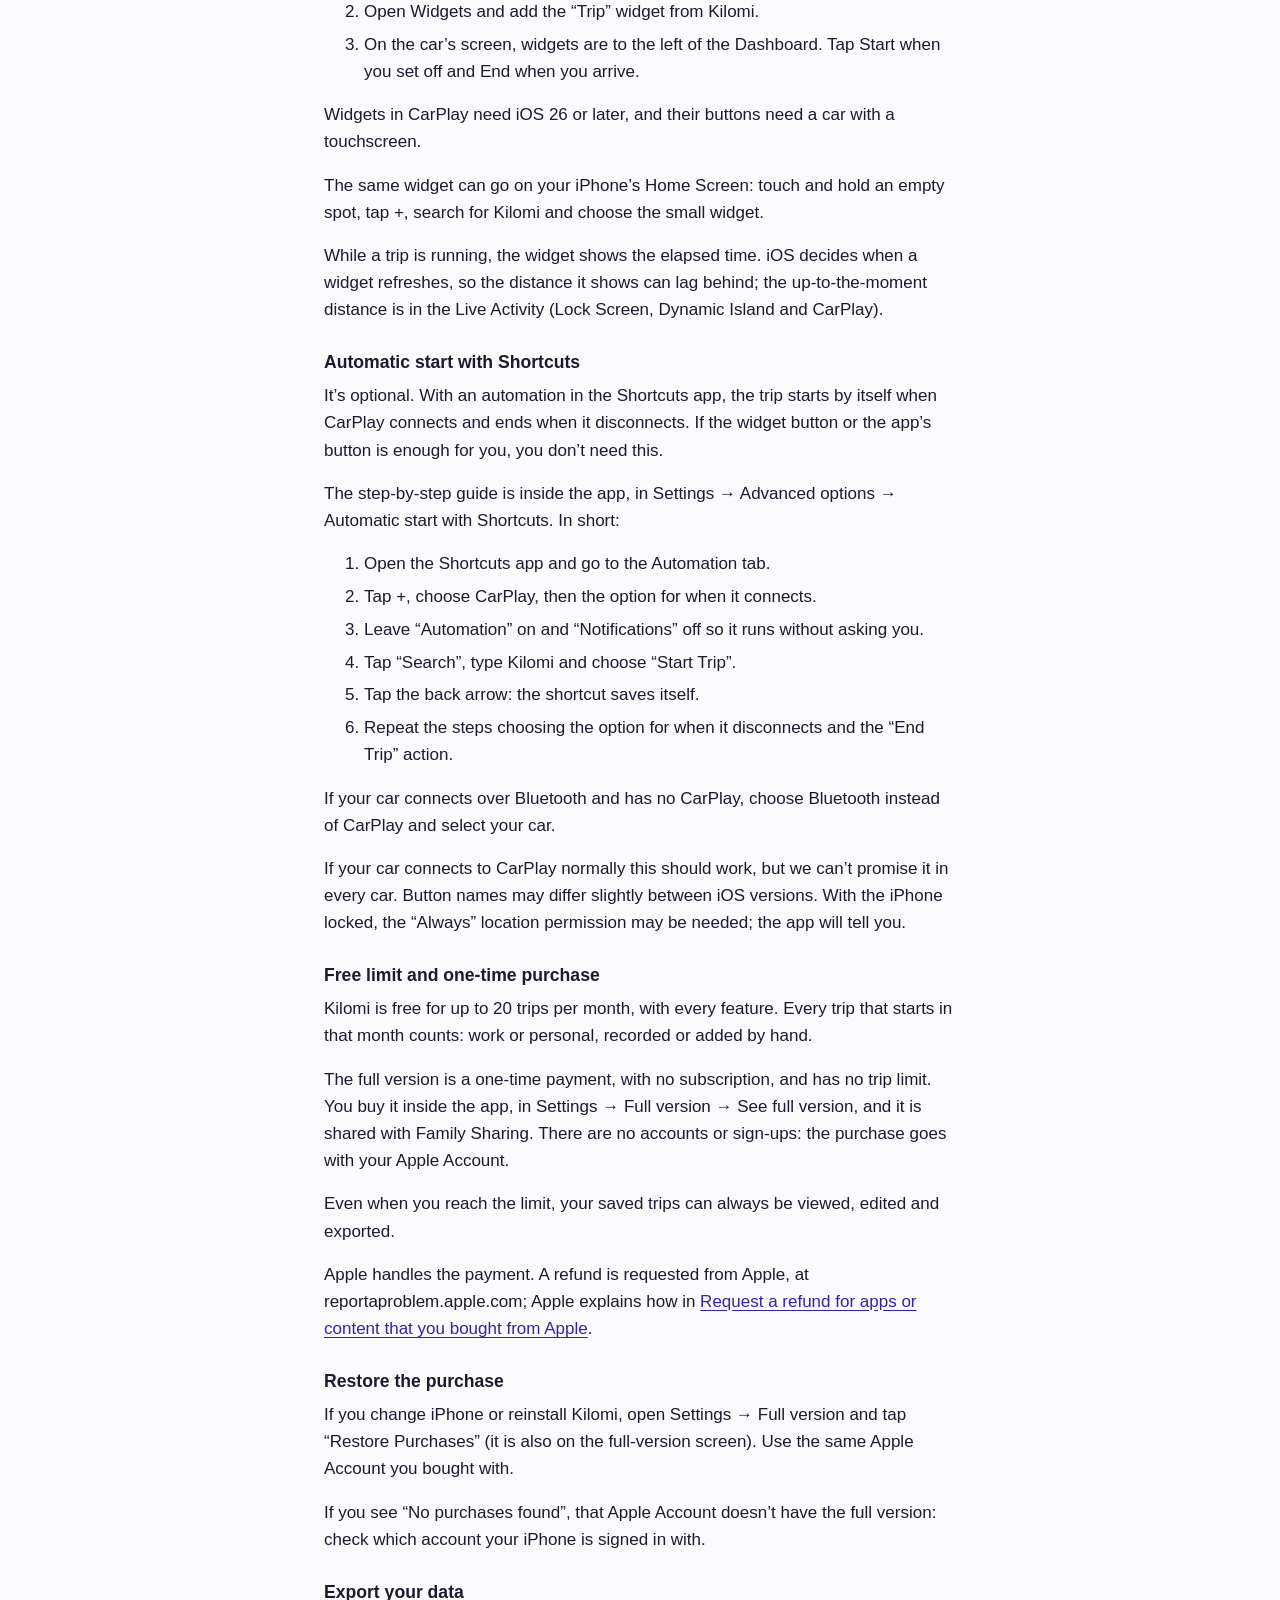
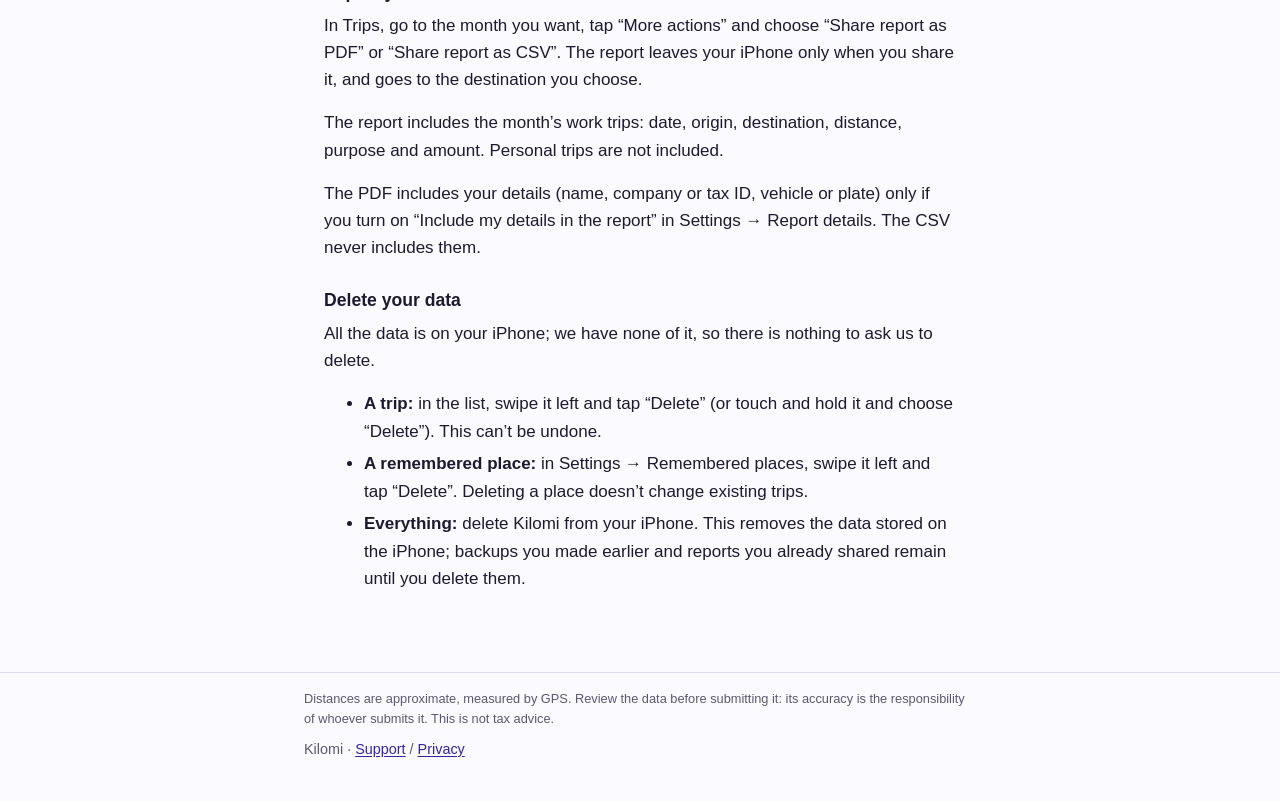
<file: support.html>
<!DOCTYPE html>
<html lang="en">
<head>
<meta charset="utf-8">
<meta name="viewport" content="width=device-width, initial-scale=1">
<meta name="color-scheme" content="light dark">
<meta name="referrer" content="no-referrer">
<meta http-equiv="Content-Security-Policy" content="default-src 'none'; style-src 'self'; img-src 'self' data:; base-uri 'none'; form-action 'none'">
<title>Support · Kilomi</title>
<meta name="description" content="Kilomi support: contact and answers about location, CarPlay, Shortcuts, purchase and your data.">
<link rel="icon" href="data:,">
<link rel="stylesheet" href="styles.css">
<link rel="alternate" hreflang="es" href="soporte.html">
<link rel="alternate" hreflang="en" href="support.html">
</head>
<body>
<a class="skip" href="#main">Skip to content</a>
<header class="site-header">
<a class="brand" href="index.html">Kilomi</a>
<nav aria-label="Principal">
<a href="support.html" aria-current="page">Support</a>
<a href="privacy.html">Privacy</a>
<a href="soporte.html" lang="es" hreflang="es">Español</a>
</nav>
</header>
<main id="main">
<h1>Kilomi Support</h1>
<p>Kilomi is a work mileage logbook for iPhone. Here is how to reach us, and answers to the most common questions.</p>
<h2 id="contact">Contact</h2>
<p>Write to <a href="mailto:rafa.perez.apps@gmail.com">rafa.perez.apps@gmail.com</a>.</p>
<p>To help us help you, tell us your iPhone model, iOS version and Kilomi version (Kilomi Settings → About → Version), what you expected to happen and what happened instead. You don’t need to send your trips or your location.</p>
<p>Responsible for the app: Rafael Pérez Ruiz.</p>
<h2 id="questions">Frequently asked questions</h2>
<nav aria-label="Frequently asked questions">
<ul>
<li><a href="#location">Location permission</a></li>
<li><a href="#wont-start">A trip won’t start</a></li>
<li><a href="#carplay">Widget in CarPlay</a></li>
<li><a href="#shortcuts">Automatic start with Shortcuts</a></li>
<li><a href="#limit">Free limit and one-time purchase</a></li>
<li><a href="#restore">Restore the purchase</a></li>
<li><a href="#export">Export your data</a></li>
<li><a href="#delete">Delete your data</a></li>
</ul>
</nav>
<h3 id="location">Location permission</h3>
<p>Kilomi uses location only to measure the distance of trips that you start. Nothing is recorded outside a trip, and the data never leaves your iPhone.</p>
<p>When iOS asks, choose “Allow While Using App”. If “Always” is ever needed to start trips from CarPlay while your iPhone is locked, the app will tell you.</p>
<p>You can see the permission’s status in Kilomi’s Settings → Status, and change it in iPhone Settings, under Kilomi. Without location permission you can still add trips by hand.</p>
<h3 id="wont-start">A trip won’t start</h3>
<p>Open Kilomi’s Settings and look at the Status section: it shows whether location and Live Activities are in order and whether the widget’s Start button is ready.</p>
<p>Kilomi needs Live Activities to record: they are what lets the app keep measuring while your iPhone is locked. If they are off, the app does not start the trip and tells you why. Turn them on in the app’s settings (look for “Live Activities”).</p>
<p>If you have reached the month’s free limit, a new trip can’t be started either (see <a href="#limit">Free limit and one-time purchase</a>).</p>
<h3 id="carplay">Widget in CarPlay</h3>
<p>Kilomi does not have its own CarPlay app: what you see in the car is its widget and the trip’s Live Activity.</p>
<ol>
<li>On your iPhone, open Settings → General → CarPlay and tap your car.</li>
<li>Open Widgets and add the “Trip” widget from Kilomi.</li>
<li>On the car’s screen, widgets are to the left of the Dashboard. Tap Start when you set off and End when you arrive.</li>
</ol>
<p>Widgets in CarPlay need iOS 26 or later, and their buttons need a car with a touchscreen.</p>
<p>The same widget can go on your iPhone’s Home Screen: touch and hold an empty spot, tap +, search for Kilomi and choose the small widget.</p>
<p>While a trip is running, the widget shows the elapsed time. iOS decides when a widget refreshes, so the distance it shows can lag behind; the up-to-the-moment distance is in the Live Activity (Lock Screen, Dynamic Island and CarPlay).</p>
<h3 id="shortcuts">Automatic start with Shortcuts</h3>
<p>It’s optional. With an automation in the Shortcuts app, the trip starts by itself when CarPlay connects and ends when it disconnects. If the widget button or the app’s button is enough for you, you don’t need this.</p>
<p>The step-by-step guide is inside the app, in Settings → Advanced options → Automatic start with Shortcuts. In short:</p>
<ol>
<li>Open the Shortcuts app and go to the Automation tab.</li>
<li>Tap +, choose CarPlay, then the option for when it connects.</li>
<li>Leave “Automation” on and “Notifications” off so it runs without asking you.</li>
<li>Tap “Search”, type Kilomi and choose “Start Trip”.</li>
<li>Tap the back arrow: the shortcut saves itself.</li>
<li>Repeat the steps choosing the option for when it disconnects and the “End Trip” action.</li>
</ol>
<p>If your car connects over Bluetooth and has no CarPlay, choose Bluetooth instead of CarPlay and select your car.</p>
<p>If your car connects to CarPlay normally this should work, but we can’t promise it in every car. Button names may differ slightly between iOS versions. With the iPhone locked, the “Always” location permission may be needed; the app will tell you.</p>
<h3 id="limit">Free limit and one-time purchase</h3>
<p>Kilomi is free for up to 20 trips per month, with every feature. Every trip that starts in that month counts: work or personal, recorded or added by hand.</p>
<p>The full version is a one-time payment, with no subscription, and has no trip limit. You buy it inside the app, in Settings → Full version → See full version, and it is shared with Family Sharing. There are no accounts or sign-ups: the purchase goes with your Apple Account.</p>
<p>Even when you reach the limit, your saved trips can always be viewed, edited and exported.</p>
<p>Apple handles the payment. A refund is requested from Apple, at reportaproblem.apple.com; Apple explains how in <a href="https://support.apple.com/en-us/118223" rel="noopener noreferrer">Request a refund for apps or content that you bought from Apple</a>.</p>
<h3 id="restore">Restore the purchase</h3>
<p>If you change iPhone or reinstall Kilomi, open Settings → Full version and tap “Restore Purchases” (it is also on the full-version screen). Use the same Apple Account you bought with.</p>
<p>If you see “No purchases found”, that Apple Account doesn’t have the full version: check which account your iPhone is signed in with.</p>
<h3 id="export">Export your data</h3>
<p>In Trips, go to the month you want, tap “More actions” and choose “Share report as PDF” or “Share report as CSV”. The report leaves your iPhone only when you share it, and goes to the destination you choose.</p>
<p>The report includes the month’s work trips: date, origin, destination, distance, purpose and amount. Personal trips are not included.</p>
<p>The PDF includes your details (name, company or tax ID, vehicle or plate) only if you turn on “Include my details in the report” in Settings → Report details. The CSV never includes them.</p>
<h3 id="delete">Delete your data</h3>
<p>All the data is on your iPhone; we have none of it, so there is nothing to ask us to delete.</p>
<ul>
<li><strong>A trip:</strong> in the list, swipe it left and tap “Delete” (or touch and hold it and choose “Delete”). This can’t be undone.</li>
<li><strong>A remembered place:</strong> in Settings → Remembered places, swipe it left and tap “Delete”. Deleting a place doesn’t change existing trips.</li>
<li><strong>Everything:</strong> delete Kilomi from your iPhone. This removes the data stored on the iPhone; backups you made earlier and reports you already shared remain until you delete them.</li>
</ul>
</main>
<footer class="site-footer">
<p class="disclaimer" lang="en">Distances are approximate, measured by GPS. Review the data before submitting it: its accuracy is the responsibility of whoever submits it. This is not tax advice.</p>
<p>Kilomi · <a href="support.html">Support</a> / <a href="privacy.html">Privacy</a></p>
</footer>
</body>
</html>
</file>
<file: styles.css>
:root {
  color-scheme: light dark;
  --bg: #FBFAFE;
  --surface: #FFFFFF;
  --text: #1C1A2E;
  --muted: #5A5870;
  --accent: #3423A6;
  --border: #DEDAF0;
  --mark-bg: #FFE9A8;
  --mark-text: #3D2E00;
}

@media (prefers-color-scheme: dark) {
  :root {
    --bg: #0D0C16;
    --surface: #1C1A2E;
    --text: #ECEAFB;
    --muted: #A9A6C2;
    --accent: #B3A8FF;
    --border: #34314D;
    --mark-bg: #5C4500;
    --mark-text: #FFE9A8;
  }
}

* {
  box-sizing: border-box;
}

html {
  -webkit-text-size-adjust: 100%;
  text-size-adjust: 100%;
}

body {
  margin: 0;
  background: var(--bg);
  color: var(--text);
  font-family: -apple-system, BlinkMacSystemFont, "Segoe UI", Roboto, "Helvetica Neue", Arial, sans-serif;
  font-size: 1.0625rem;
  line-height: 1.6;
  overflow-wrap: break-word;
}

a {
  color: var(--accent);
  text-decoration: underline;
  text-underline-offset: 0.15em;
}

a:focus-visible {
  outline: 3px solid var(--accent);
  outline-offset: 3px;
  border-radius: 0.2rem;
}

[id] {
  scroll-margin-top: 1rem;
}

.skip {
  position: absolute;
  left: -100vw;
  top: 0;
  padding: 0.75rem 1rem;
  background: var(--surface);
  z-index: 10;
}

.skip:focus {
  left: 0.5rem;
  top: 0.5rem;
}

.site-header,
main,
.site-footer {
  max-width: 42rem;
  margin-left: auto;
  margin-right: auto;
  padding-left: max(1.25rem, env(safe-area-inset-left));
  padding-right: max(1.25rem, env(safe-area-inset-right));
}

.site-header {
  display: flex;
  flex-wrap: wrap;
  align-items: center;
  justify-content: space-between;
  gap: 0.25rem 1.25rem;
  padding-top: 0.5rem;
  padding-bottom: 0.5rem;
  border-bottom: 1px solid var(--border);
  max-width: none;
}

.site-header > * {
  margin: 0;
}

.brand {
  display: inline-flex;
  align-items: center;
  min-height: 2.75rem;
  font-weight: 700;
  font-size: 1.2rem;
  text-decoration: none;
}

.site-header nav {
  display: flex;
  flex-wrap: wrap;
  gap: 0 1.25rem;
}

.site-header nav a {
  display: inline-flex;
  align-items: center;
  min-height: 2.75rem;
}

.site-header nav a[aria-current="page"] {
  font-weight: 700;
  text-decoration: none;
}

main {
  padding-top: 1.5rem;
  padding-bottom: 2rem;
}

h1,
h2,
h3 {
  line-height: 1.25;
  text-wrap: balance;
}

h1 {
  font-size: 1.9rem;
  margin: 0.5rem 0 1rem;
}

h2 {
  font-size: 1.3rem;
  margin: 2.2rem 0 0.75rem;
}

h3 {
  font-size: 1.1rem;
  margin: 1.8rem 0 0.5rem;
}

p,
ul,
ol {
  margin: 0 0 1rem;
}

li {
  margin-bottom: 0.35rem;
}

mark.placeholder {
  background: var(--mark-bg);
  color: var(--mark-text);
  padding: 0 0.25em;
  border-radius: 0.25em;
  font-weight: 600;
  overflow-wrap: anywhere;
}

.site-note {
  background: var(--surface);
  border: 1px solid var(--border);
  border-radius: 0.75rem;
  padding: 1rem 1.25rem;
  margin-top: 3rem;
}

.site-note h2 {
  margin-top: 0;
}

.site-note p:last-child {
  margin-bottom: 0;
}

main nav[aria-label] ul {
  list-style: none;
  padding: 0;
}

main nav[aria-label] li {
  margin-bottom: 0;
}

main nav[aria-label] a {
  display: inline-block;
  padding: 0.55rem 0;
}

.cover {
  display: grid;
  grid-template-columns: 1fr;
  gap: 1.5rem;
}

.cover section {
  background: var(--surface);
  border: 1px solid var(--border);
  border-radius: 0.75rem;
  padding: 1rem 1.25rem;
}

.cover h2 {
  margin-top: 0;
}

.cards {
  display: grid;
  gap: 0.75rem;
  margin-bottom: 0;
}

.card {
  display: block;
  min-height: 2.75rem;
  padding: 0.75rem 1rem;
  background: var(--bg);
  border: 1px solid var(--border);
  border-radius: 0.75rem;
  font-weight: 600;
}

@media (min-width: 40rem) {
  .cover {
    grid-template-columns: 1fr 1fr;
  }
}

.site-footer {
  margin-top: 2rem;
  padding-top: 1rem;
  padding-bottom: 2rem;
  border-top: 1px solid var(--border);
  color: var(--muted);
  font-size: 0.9rem;
  max-width: none;
}

.site-footer > * {
  max-width: 42rem;
  margin-left: auto;
  margin-right: auto;
}

.site-footer p {
  margin-bottom: 0.5rem;
}

.disclaimer {
  font-size: 0.8rem;
}

@media print {
  .skip,
  .site-header nav {
    display: none;
  }

  body,
  .site-note,
  .cover section {
    background: #fff;
    color: #000;
  }

  a,
  .site-footer {
    color: #000;
  }
}
</file>
